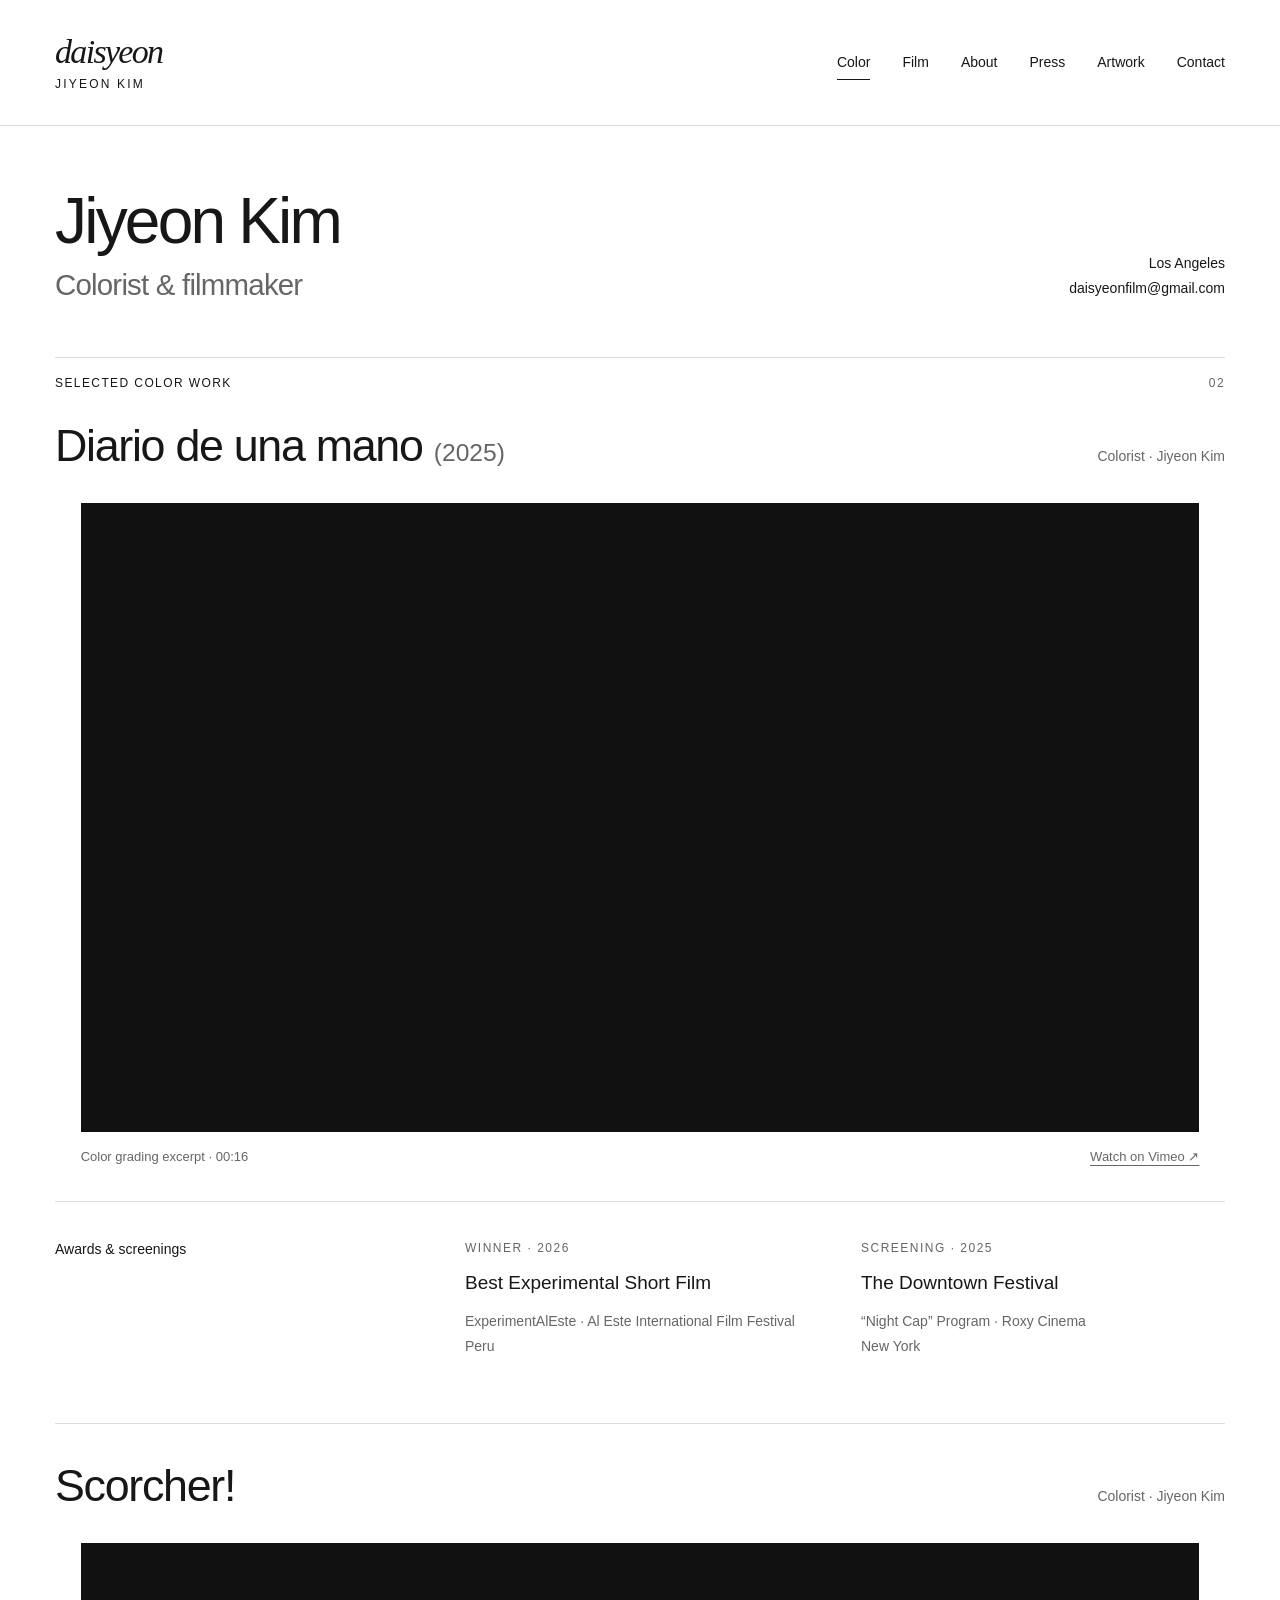
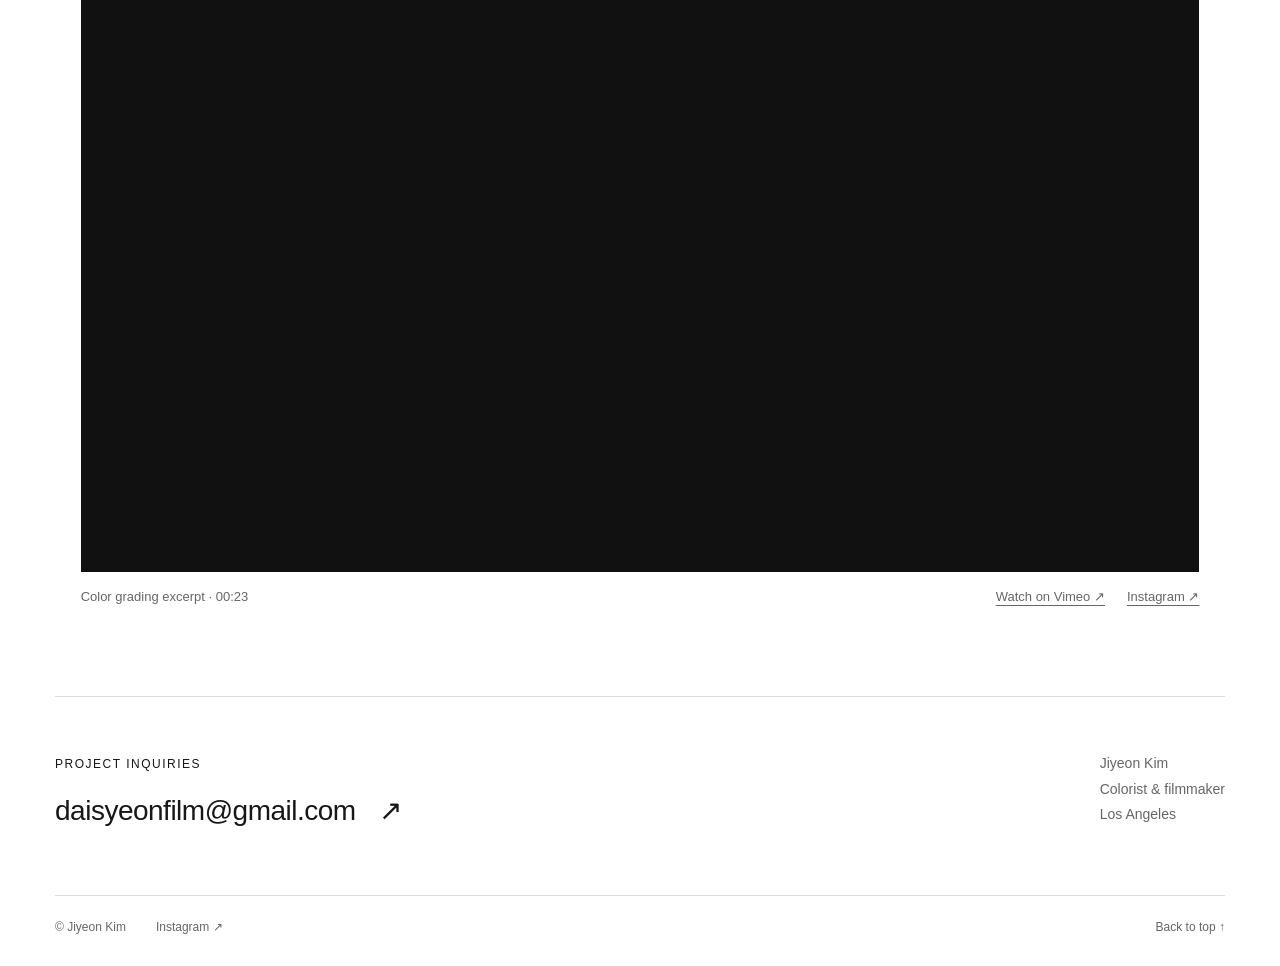
<file: color/index.html>
<!doctype html>
<html lang="en">
<head>
<meta charset="utf-8"><meta name="viewport" content="width=device-width, initial-scale=1">
<title>Jiyeon Kim | Colorist</title>
<meta name="description" content="Jiyeon Kim, filmmaker and colorist based in Los Angeles. Selected color grading work and project inquiries.">
<link rel="stylesheet" href="css/color-style.css?v=20260908b">
</head>
<body>
<a class="skip" href="#work">Skip to work</a>
<header class="masthead"><a class="brand" href="/">daisyeon<span>JIYEON KIM</span></a><nav aria-label="Main navigation"><a href="/color/" aria-current="page">Color</a><a href="/film/">Film</a><a href="/introduction/">About</a><a href="/press/">Press</a><a href="/art/">Artwork</a><a href="#contact">Contact</a></nav></header>
<main>
<section class="intro" aria-label="Introduction"><h1>Jiyeon Kim<span>Colorist & filmmaker</span></h1><p>Los Angeles<br><a href="mailto:daisyeonfilm@gmail.com">daisyeonfilm@gmail.com</a></p></section>
<div class="section-heading" id="work"><h2>Selected color work</h2><span>02</span></div>
<section class="film-project" aria-labelledby="film-title">
<div class="film-title-row"><h2 id="film-title">Diario de una mano <span>(2025)</span></h2><p>Colorist · Jiyeon Kim</p></div>
<div class="film-player"><iframe src="https://player.vimeo.com/video/1224744366?dnt=1" title="Diario de una mano (2025), color grading excerpt by Jiyeon Kim" allow="autoplay; fullscreen; picture-in-picture; encrypted-media" allowfullscreen referrerpolicy="strict-origin-when-cross-origin"></iframe></div>
<div class="film-player-caption"><span>Color grading excerpt · 00:16</span><a href="https://vimeo.com/1224744366" target="_blank" rel="noopener noreferrer">Watch on Vimeo ↗</a></div>
<div class="film-recognition"><h3>Awards & screenings</h3><div><article><p class="recognition-type">WINNER · 2026</p><h4>Best Experimental Short Film</h4><p>ExperimentAlEste · Al Este International Film Festival<br>Peru</p></article><article><p class="recognition-type">SCREENING · 2025</p><h4>The Downtown Festival</h4><p>“Night Cap” Program · Roxy Cinema<br>New York</p></article></div></div>
</section>
<section class="film-project" aria-labelledby="scorcher-title">
<div class="film-title-row"><h2 id="scorcher-title">Scorcher!</h2><p>Colorist · Jiyeon Kim</p></div>
<div class="film-player"><iframe src="https://player.vimeo.com/video/1217071791?dnt=1" title="Scorcher!, color grading excerpt by Jiyeon Kim" loading="lazy" allow="autoplay; fullscreen; picture-in-picture; encrypted-media" allowfullscreen referrerpolicy="strict-origin-when-cross-origin"></iframe></div>
<div class="film-player-caption"><span>Color grading excerpt · 00:23</span><div><a href="https://vimeo.com/1217071791" target="_blank" rel="noopener noreferrer">Watch on Vimeo ↗</a><a href="https://www.instagram.com/p/DaxqT7oRsdz/" target="_blank" rel="noopener noreferrer">Instagram ↗</a></div></div>
</section>
<section class="contact" id="contact"><div><p class="eyebrow">PROJECT INQUIRIES</p><a class="email" href="mailto:daisyeonfilm@gmail.com">daisyeonfilm@gmail.com <span aria-hidden="true">↗</span></a></div><p>Jiyeon Kim<br>Colorist & filmmaker<br>Los Angeles</p></section>
</main>
<footer><a href="/">© Jiyeon Kim</a><a href="https://www.instagram.com/daisyeonfilm/" target="_blank" rel="noopener noreferrer">Instagram ↗</a><a href="#">Back to top ↑</a></footer>

</body></html>
</file>
<file: color/css/color-style.css>
:root{color-scheme:light;--ink:#171717;--muted:#666;--line:#dedede;--paper:#fff}*{box-sizing:border-box}html{scroll-behavior:smooth;scroll-padding-top:24px}body{margin:0;background:var(--paper);color:var(--ink);font-family:Arial,Helvetica,sans-serif;-webkit-font-smoothing:antialiased}a{color:inherit;text-decoration:none}button{font:inherit;color:inherit;cursor:pointer}a:focus-visible,button:focus-visible{outline:2px solid #ae370e;outline-offset:6px}.skip{position:fixed;top:-60px;background:#fff;padding:16px;z-index:10}.skip:focus{top:0}.masthead{display:flex;justify-content:space-between;align-items:center;padding:35px 4.3%;border-bottom:1px solid var(--line)}.brand{font-family:Georgia,serif;font-style:italic;font-size:34px;letter-spacing:-1.7px;line-height:1}.brand span{display:block;margin-top:9px;font-family:Arial,sans-serif;font-style:normal;font-size:12px;letter-spacing:2.2px}nav{display:flex;gap:32px;font-size:14px}nav a{padding:9px 0}nav a[aria-current]{border-bottom:1px solid var(--ink)}nav a:hover,a.email:hover{color:#9b381c}main{padding:0 4.3%}.intro{display:flex;justify-content:space-between;align-items:flex-end;padding:61px 0 56px}.intro h1{font-size:clamp(38px,5vw,68px);font-weight:400;letter-spacing:-2.8px;line-height:1.08;margin:0}.intro h1 span{display:block;color:var(--muted);font-size:clamp(22px,2.3vw,32px);letter-spacing:-.8px;margin-top:13px}.intro p{font-size:14px;line-height:1.8;text-align:right;margin:0}.section-heading{border-top:1px solid var(--line);padding:18px 0;display:flex;align-items:center;justify-content:space-between}.section-heading h2,.section-heading span{font-size:12px;letter-spacing:1.4px;text-transform:uppercase;font-weight:400;margin:0}.section-heading span{color:var(--muted)}.work-grid{display:grid;grid-template-columns:1fr 1fr;gap:47px 24px}.featured{grid-column:1 / -1}.project-image{display:block;position:relative;width:100%;border:0;background:#111;padding:0;overflow:hidden}.project-image img{display:block;width:100%;height:auto;aspect-ratio:1.85;object-fit:cover}.featured .project-image img{aspect-ratio:2.35;object-fit:contain}.image-cta{position:absolute;right:20px;bottom:20px;background:#fff;color:#171717;padding:12px 16px;display:flex;gap:25px;align-items:center;font-size:14px;opacity:0;transform:translateY(5px);transition:opacity .18s,transform .18s}.project-image:hover .image-cta,.project-image:focus-visible .image-cta{opacity:1;transform:none}.caption{display:flex;justify-content:space-between;align-items:baseline;padding-top:16px;gap:12px}.caption h3{font-weight:400;font-size:20px;letter-spacing:-.4px;margin:0}.caption button{background:transparent;border:0;padding:0;text-align:left}.caption button:hover{text-decoration:underline;text-underline-offset:5px}.caption>span{font-size:13px;color:var(--muted);white-space:nowrap}.preview-note{font-size:12px;line-height:1.7;color:var(--muted);max-width:690px;margin:45px 0 0}.contact{border-top:1px solid var(--line);margin-top:75px;padding:54px 0 68px;display:flex;justify-content:space-between;align-items:flex-end;gap:24px}.eyebrow{font-size:12px;letter-spacing:1.5px;margin:0 0 23px}.contact h2{font-size:clamp(34px,4.5vw,64px);letter-spacing:-2px;font-weight:400;margin:0 0 22px}.email{font-size:clamp(17px,2.3vw,28px);letter-spacing:-.5px}.email span{margin-left:16px}.contact>p{font-size:14px;line-height:1.8;color:var(--muted);margin:0}footer{margin:0 4.3%;padding:24px 0 32px;border-top:1px solid var(--line);display:flex;gap:30px;font-size:12px;color:var(--muted)}footer a:last-child{margin-left:auto}dialog{border:0;padding:0;width:min(1150px,96vw);max-height:94vh;background:#fff;color:var(--ink)}dialog::backdrop{background:#000c}.dialog-top{position:sticky;top:0;z-index:2;background:#fff;display:flex;justify-content:space-between;align-items:center;padding:20px 26px;border-bottom:1px solid var(--line);font-size:12px;letter-spacing:1px}.dialog-top button{border:0;background:none;padding:10px;font-size:14px}.project-content{padding:35px}.project-content h2{font-size:clamp(32px,5vw,60px);font-weight:400;letter-spacing:-1.5px;margin:0 0 18px}.project-content>p:not(.eyebrow){font-size:14px;color:var(--muted)}.project-links{display:flex;gap:26px;padding:10px 0 30px;font-size:14px}.project-links a{text-decoration:underline;text-underline-offset:5px}.stills{display:grid;gap:16px}.stills img{display:block;width:100%;height:auto}body:has(dialog[open]){overflow:hidden}@media(hover:none){.image-cta{opacity:1;transform:none}}@media(min-width:1800px){main,.masthead,footer{max-width:1800px;margin:auto}}@media(max-width:650px){.masthead{padding:25px 6%;align-items:flex-start}.brand{font-size:28px}nav{gap:16px;flex-wrap:wrap;justify-content:flex-end;max-width:200px;font-size:14px}main{padding:0 6%}.intro{padding:42px 0 36px;display:block}.intro h1{letter-spacing:-1.5px}.intro p{text-align:left;margin-top:24px}.work-grid{grid-template-columns:1fr;gap:32px}.featured{grid-column:auto}.featured .project-image img{aspect-ratio:1.85}.caption{display:block}.caption>span{display:block;margin-top:8px}.caption h3{font-size:20px}.contact{display:block;margin-top:45px;padding:35px 0}.contact>p{margin-top:30px}.contact h2{letter-spacing:-1px}.preview-note{margin-top:30px}.image-cta{padding:9px 12px;right:12px;bottom:12px}.project-content{padding:22px}.dialog-top{padding:12px 18px}footer{margin:0 6%;gap:18px;flex-wrap:wrap}footer a:last-child{margin-left:0}}@media(prefers-reduced-motion:reduce){html{scroll-behavior:auto}*{transition:none!important}}
/* Color project */
.film-title-row{display:flex;justify-content:space-between;align-items:baseline;gap:20px;padding:12px 0 25px}.film-title-row h2{font-size:clamp(27px,3.5vw,48px);letter-spacing:-1.3px;font-weight:400;margin:0}.film-title-row h2 span{font-size:.55em;color:var(--muted);letter-spacing:0;white-space:nowrap}.film-title-row>p{font-size:14px;color:var(--muted);white-space:nowrap}.film-player{aspect-ratio:16/9;background:#111;position:relative}.film-player iframe{position:absolute;width:100%;height:100%;inset:0;border:0}.film-player-caption{display:flex;justify-content:space-between;gap:20px;padding:17px 0;color:var(--muted);font-size:13px}.film-player-caption a{text-decoration:underline;text-underline-offset:4px}.film-recognition{display:grid;grid-template-columns:1fr 2fr;gap:30px;padding:39px 0 0;border-top:1px solid var(--line);margin-top:20px}.film-recognition h3{font-size:14px;font-weight:400;margin:0}.film-recognition>div{display:grid;grid-template-columns:1fr 1fr;gap:32px}.recognition-type{font-size:12px;letter-spacing:1.5px;color:var(--muted);margin:0 0 15px}.film-recognition h4{font-size:19px;font-weight:400;margin:0 0 12px;line-height:1.4}.film-recognition article>p:last-child{font-size:14px;color:var(--muted);line-height:1.8;margin:0}@media(max-width:650px){.film-title-row{display:block;padding-bottom:16px}.film-title-row h2{letter-spacing:-.7px}.film-title-row>p{margin:12px 0 0}.film-player-caption{font-size:12px}.film-recognition{grid-template-columns:1fr;padding-top:26px}.film-recognition>div{grid-template-columns:1fr;gap:28px}}

/* Modest inset for project video players. */
.film-player,.film-player-caption{margin-inline:clamp(12px,2vw,32px)}
.film-project+.film-project{margin-top:64px;padding-top:24px;border-top:1px solid var(--line)}
.film-player-caption>div{display:flex;gap:22px;flex-wrap:wrap;justify-content:flex-end}
@media(max-width:650px){.film-player-caption{flex-wrap:wrap;gap:12px}.film-project+.film-project{margin-top:44px}.film-player-caption>div{justify-content:flex-start;gap:18px}}
</file>
